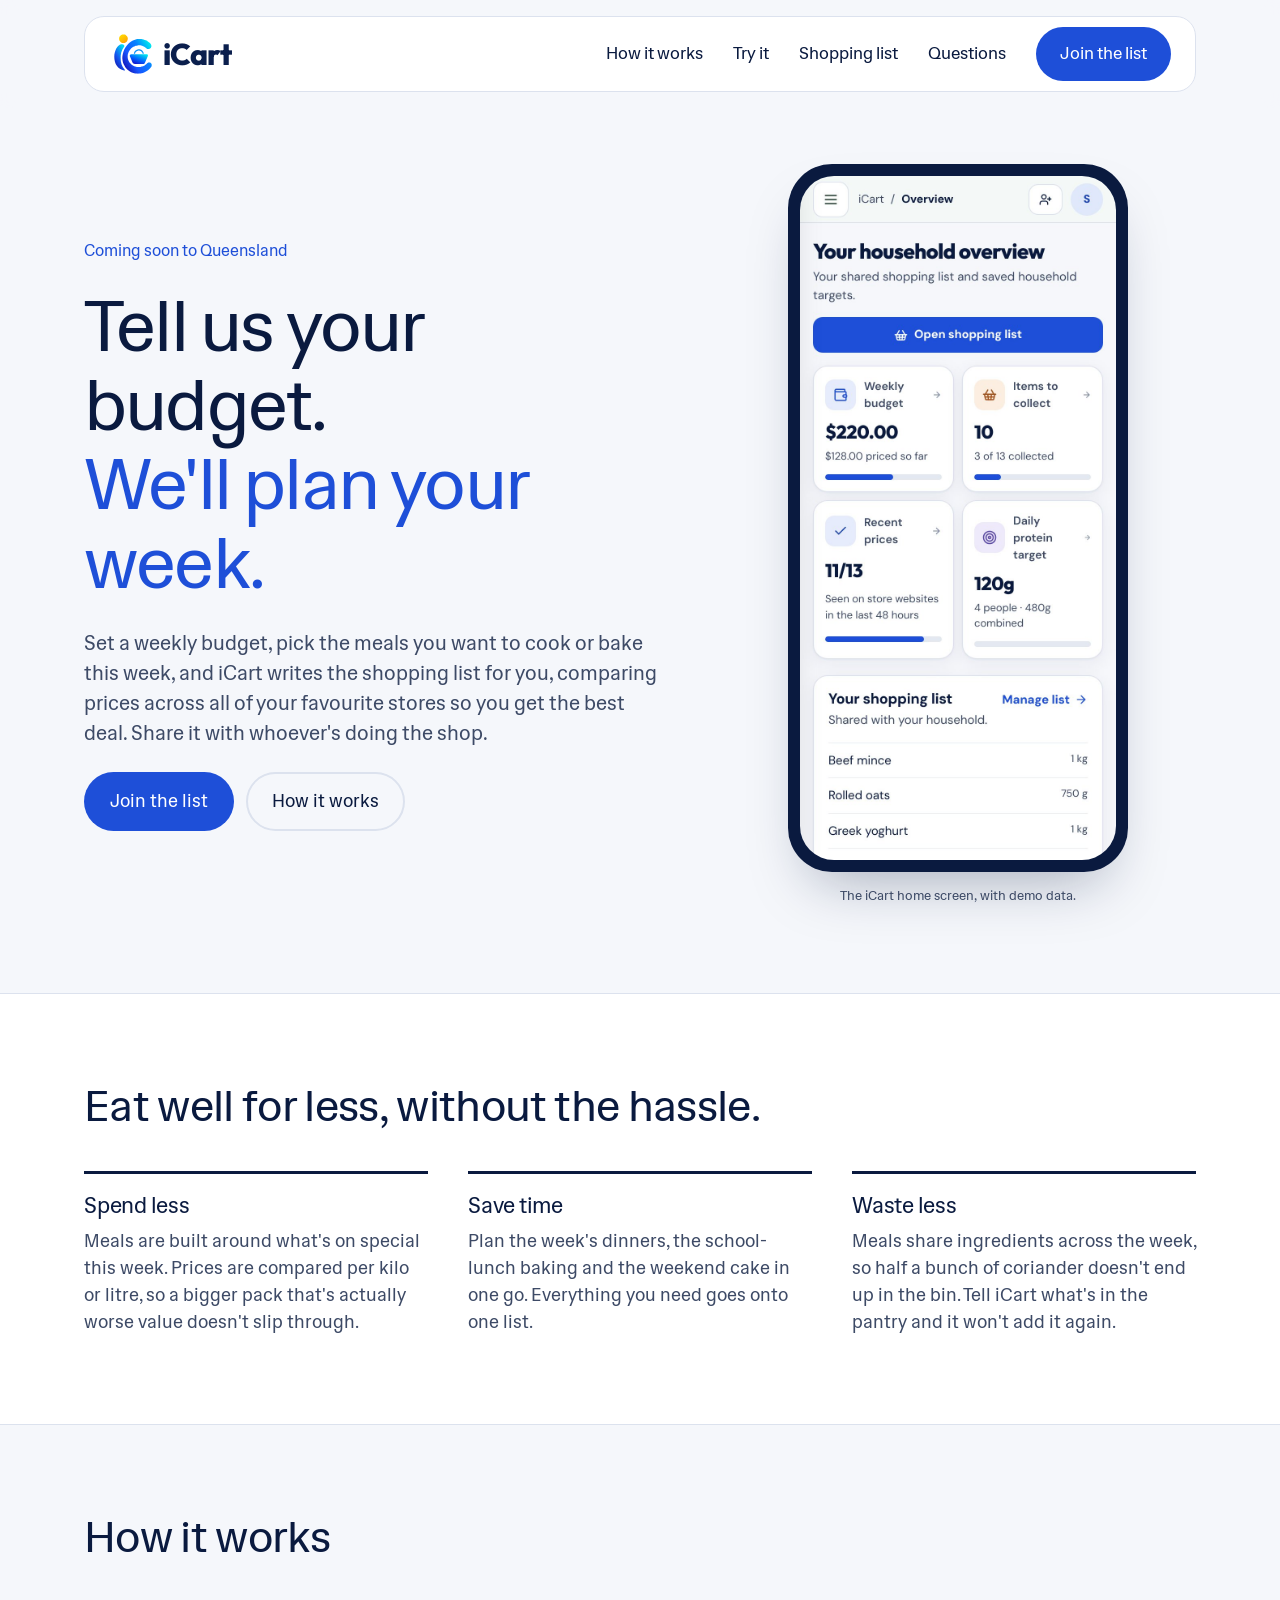
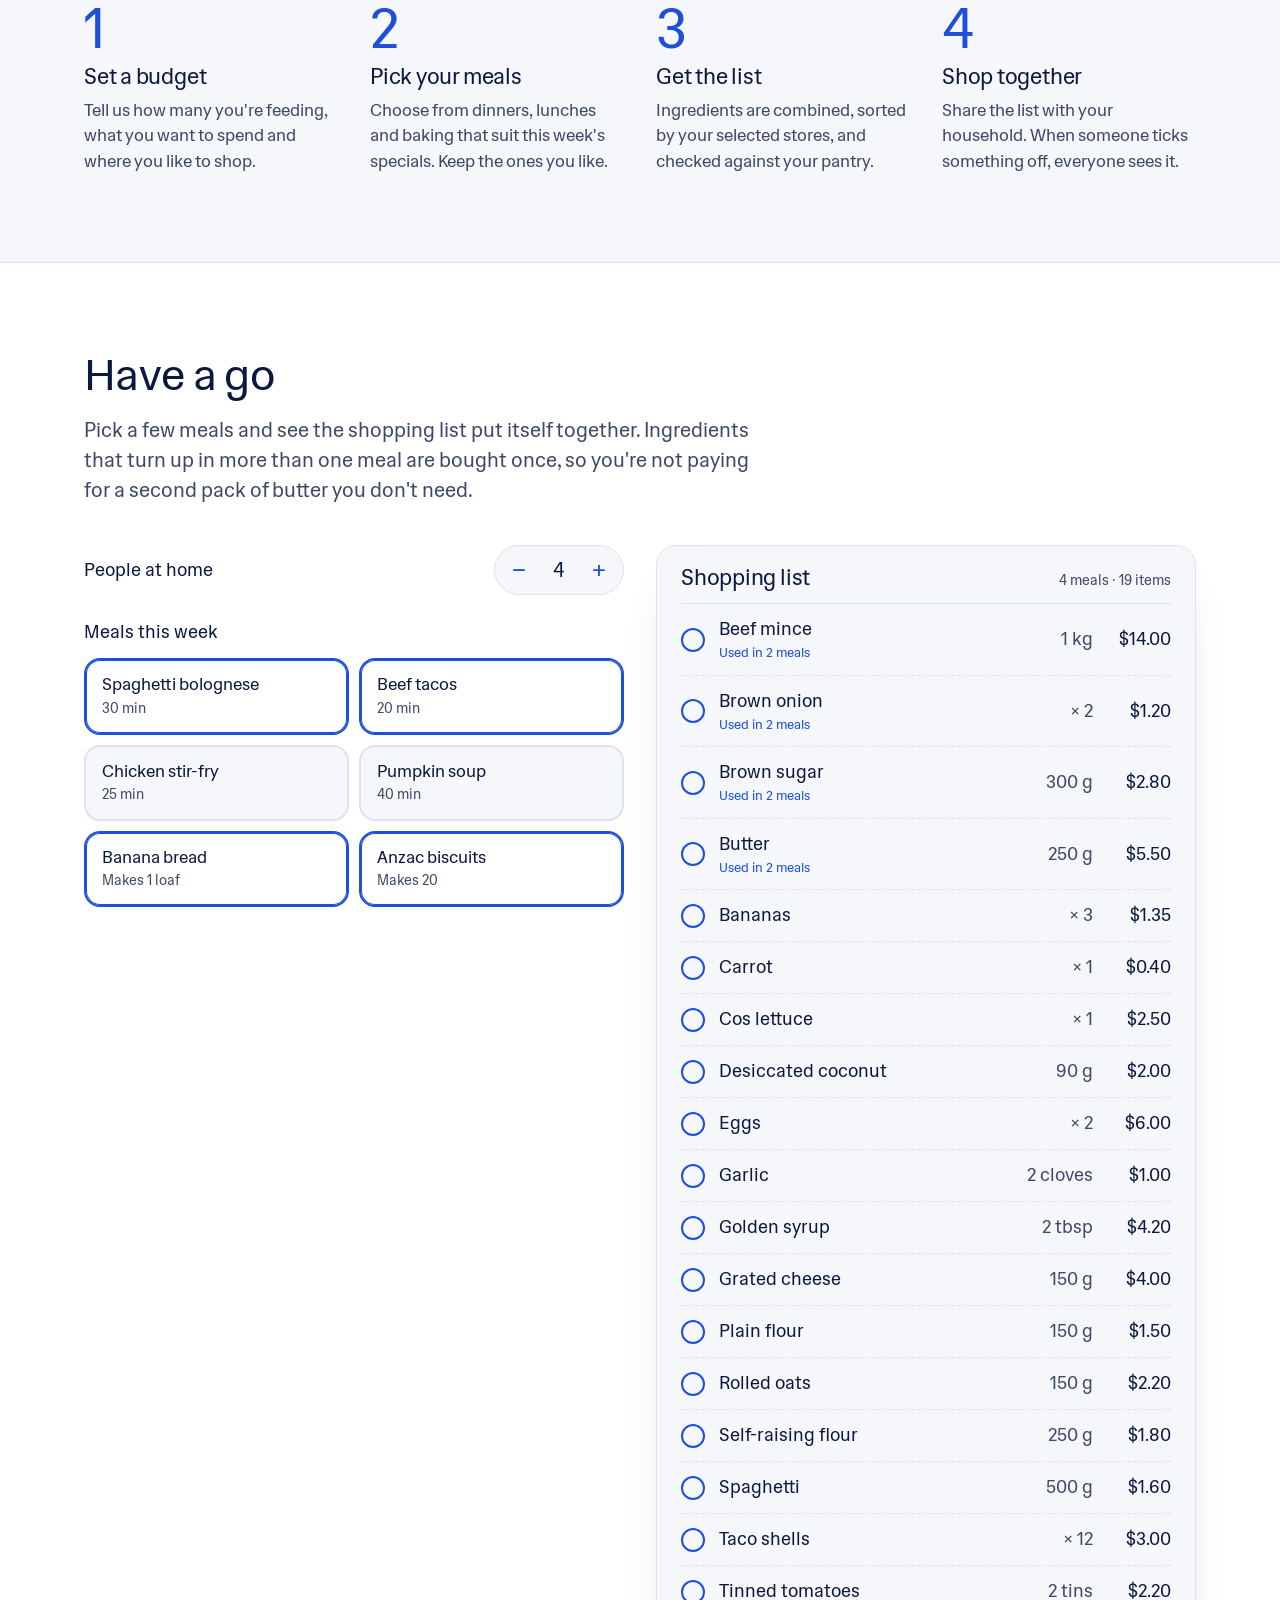
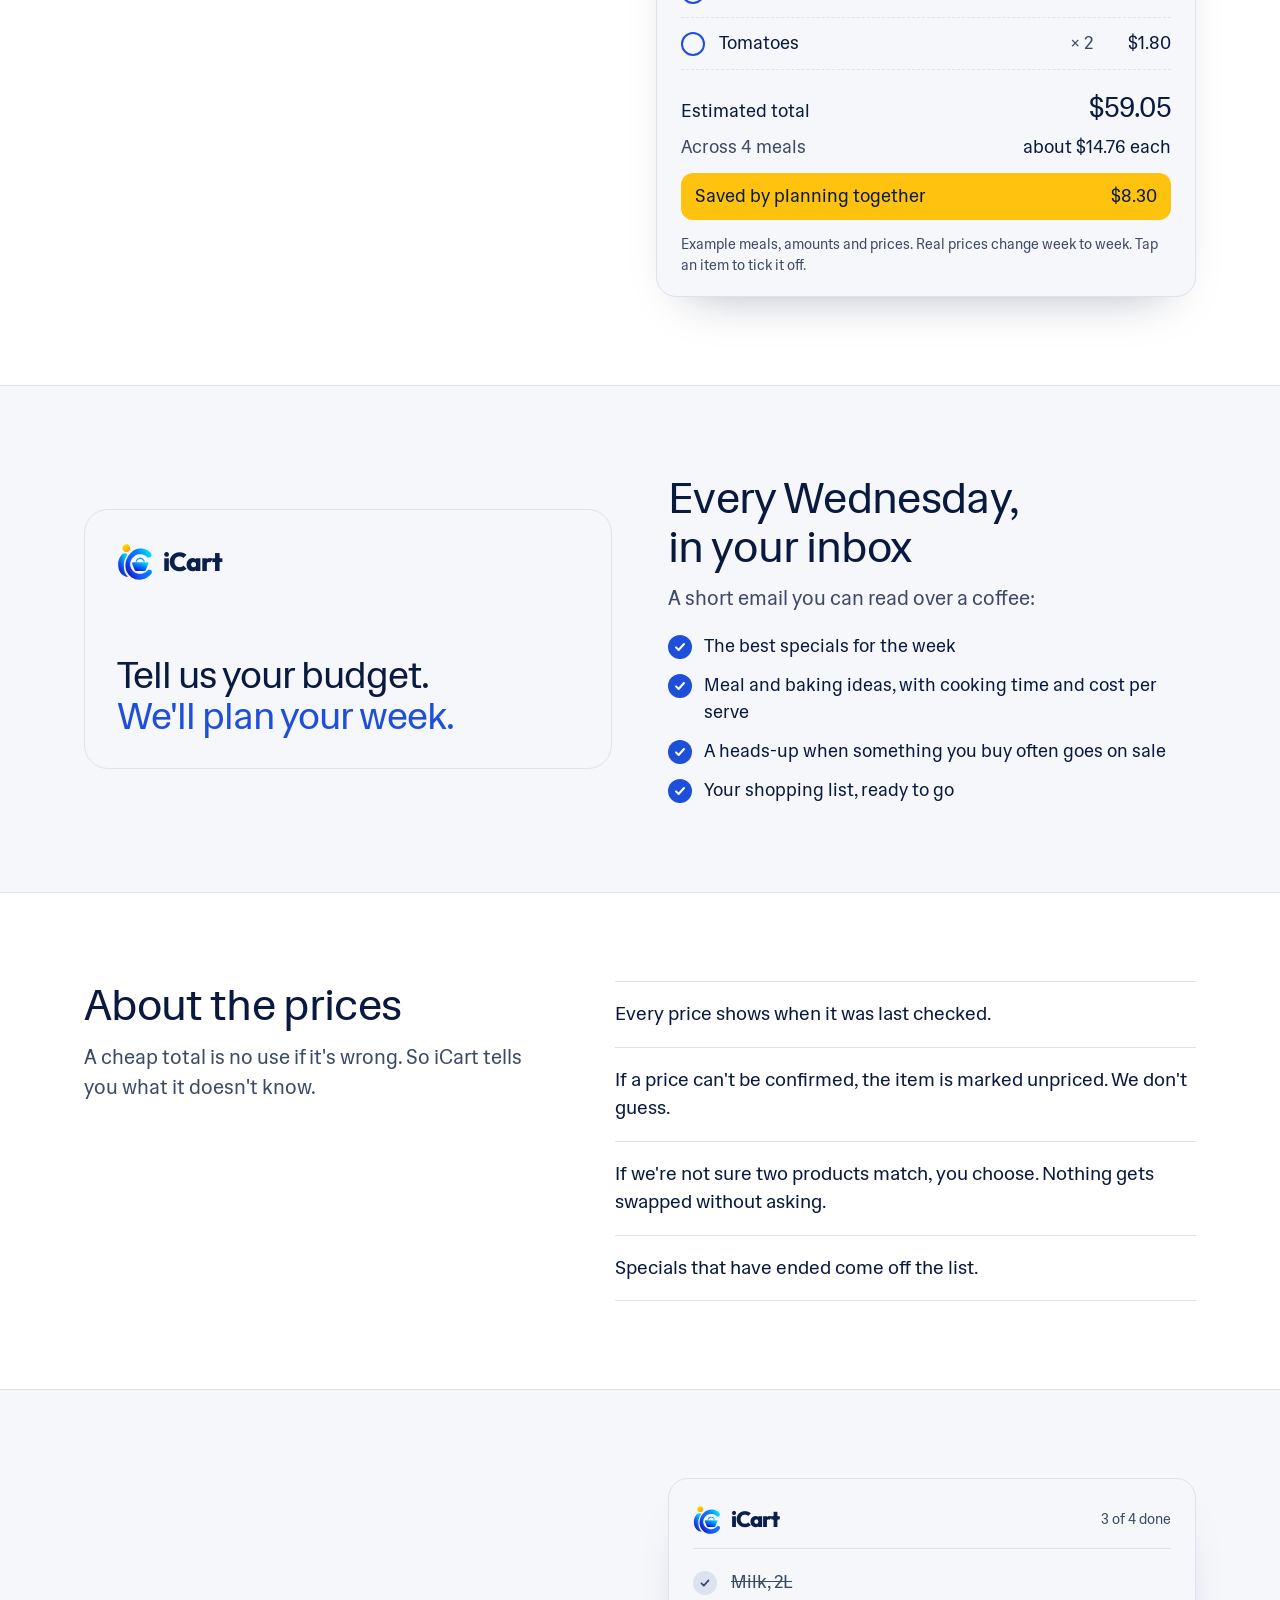
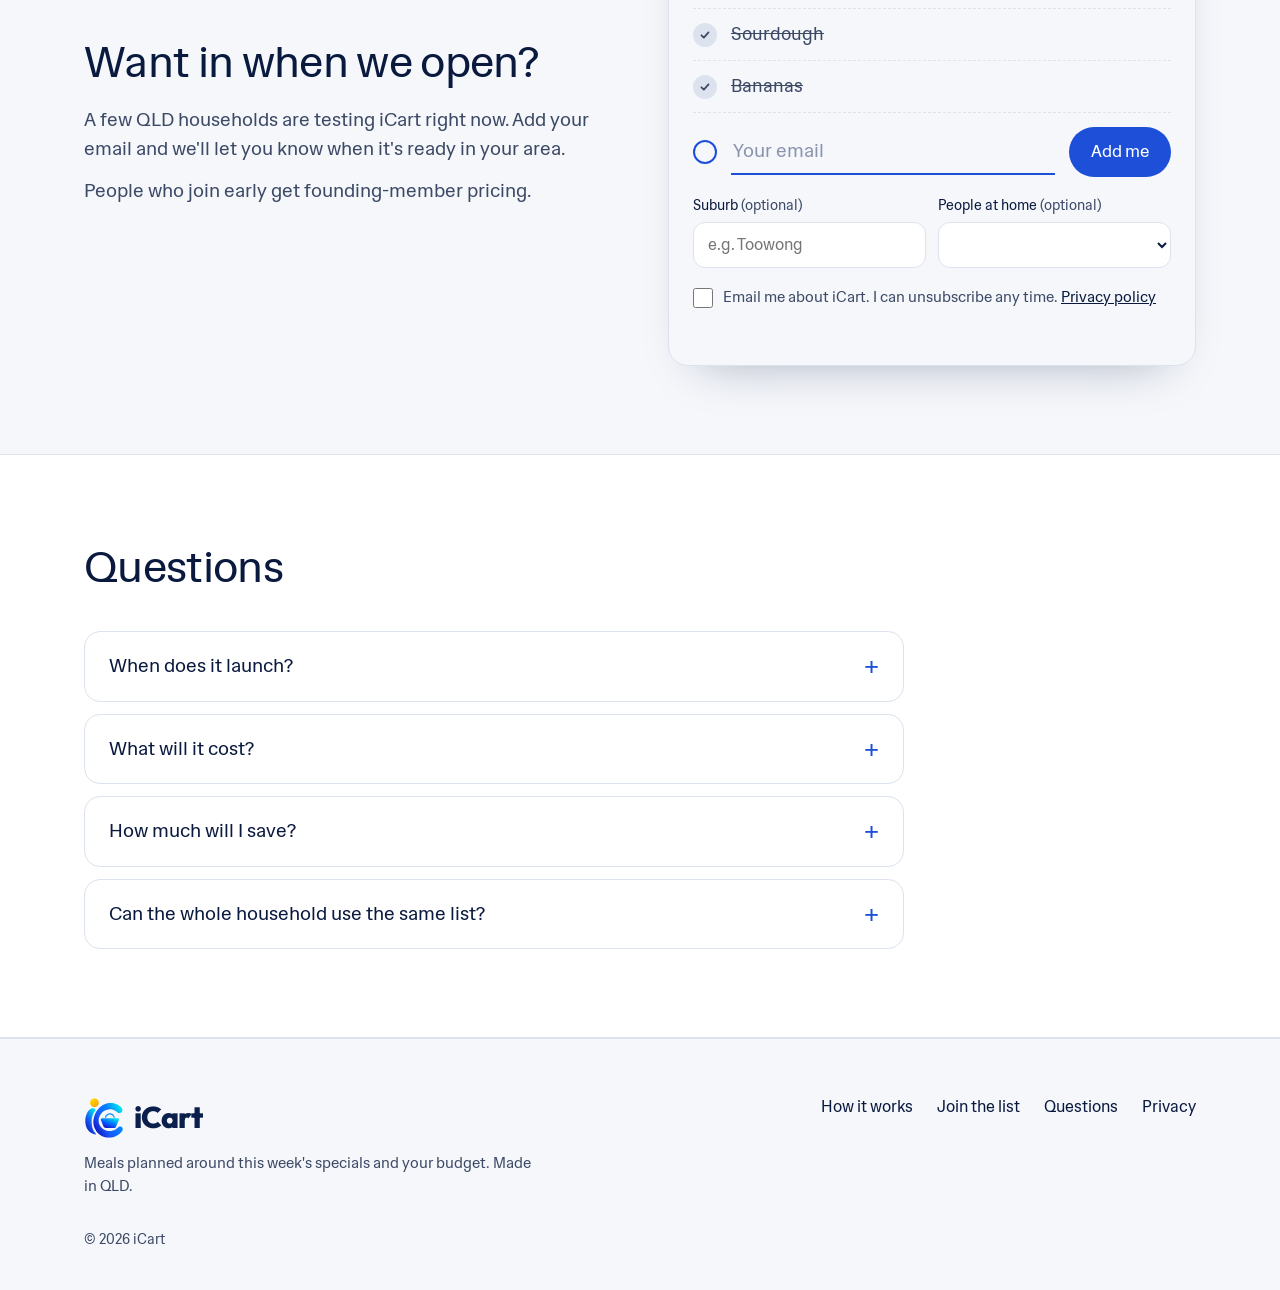
<file: index.html>
<!doctype html>
<html lang="en-AU">
<head>
<meta charset="utf-8">
<meta name="viewport" content="width=device-width, initial-scale=1">
<title>iCart: Tell us your budget. We'll plan your week.</title>
<meta name="description" content="Set a weekly budget, pick the meals you want to cook or bake, built around what's on special, and iCart writes the shopping list for you. Coming soon to Queensland.">
<meta name="theme-color" content="#1E4FD8">
<meta property="og:title" content="iCart: Tell us your budget. We'll plan your week.">
<meta property="og:description" content="Meals planned around this week's specials and your budget, with one shared shopping list. Coming soon to Queensland.">
<meta property="og:type" content="website">
<meta property="og:url" content="https://myicart.com.au/">
<meta property="og:site_name" content="iCart">
<meta property="og:locale" content="en_AU">
<meta property="og:image" content="https://myicart.com.au/assets/og-image.png">
<meta property="og:image:width" content="1200">
<meta property="og:image:height" content="630">
<meta property="og:image:alt" content="iCart: Tell us your budget. We'll plan your week. Shown beside the iCart home screen on a phone.">
<meta name="twitter:card" content="summary_large_image">
<link rel="canonical" href="https://myicart.com.au/">
<link rel="icon" href="assets/favicon.svg" type="image/svg+xml">
<link rel="apple-touch-icon" href="assets/apple-touch-icon.png">
<link rel="preconnect" href="https://fonts.googleapis.com">
<link rel="preconnect" href="https://fonts.gstatic.com" crossorigin>
<link rel="stylesheet" href="https://fonts.googleapis.com/css2?family=Hedvig+Letters+Sans&family=Outfit:wght@800&display=swap">
<link rel="stylesheet" href="styles.css">
</head>
<body>
<a class="skip-link" href="#main">Skip to content</a>


<header class="site-header">
  <div class="wrap">
    <nav class="nav" aria-label="Main">
      <a class="wordmark" href="#top" aria-label="iCart home">
        <img src="assets/logo-mark.svg" width="40" height="40" alt="">
        <span><b>i</b>Cart</span>
      </a>
      <button class="nav-toggle" type="button" aria-expanded="false" aria-controls="nav-links" aria-label="Open menu">
        <svg width="22" height="22" viewBox="0 0 24 24" aria-hidden="true"><path d="M4 7h16M4 12h16M4 17h16" stroke="currentColor" stroke-width="2.4" stroke-linecap="round"/></svg>
      </button>
      <div class="nav-links" id="nav-links">
        <a href="#how">How it works</a>
        <a href="#try">Try it</a>
        <a href="#list">Shopping list</a>
        <a href="#faq">Questions</a>
        <a class="btn btn-primary" href="#join">Join the list</a>
      </div>
    </nav>
  </div>
</header>

<main id="main">

  <!-- Hero -->
  <section class="hero" id="top">
    <div class="wrap hero-grid">
      <div class="hero-copy">
        <p class="kicker">Coming soon to Queensland</p>
        <h1>Tell us your budget.<br><span class="blue">We'll plan your week.</span></h1>
        <p class="lede">Set a weekly budget, pick the meals you want to cook or bake this week, and iCart writes the shopping list for you, comparing prices across all of your favourite stores so you get the best deal. Share it with whoever's doing the shop.</p>
        <div class="hero-actions">
          <a class="btn btn-primary" href="#join">Join the list</a>
          <a class="btn btn-ghost" href="#how">How it works</a>
        </div>
      </div>

      <div>
        <div class="phone">
          <img class="phone-shot" src="assets/app-home.jpg" width="390" height="844" alt="The iCart home screen on a phone: a $220 weekly budget with $128 priced so far, 10 items left to collect, and the household's shared shopping list">
        </div>
        <p class="phone-caption">The iCart home screen, with demo data.</p>
      </div>
    </div>
  </section>

  <!-- Promise -->
  <section class="section section-alt" aria-labelledby="promise-title">
    <div class="wrap">
      <h2 id="promise-title" class="section-title">Eat well for less, without the hassle.</h2>
      <div class="promise-grid">
        <div>
          <h3>Spend less</h3>
          <p>Meals are built around what's on special this week. Prices are compared per kilo or litre, so a bigger pack that's actually worse value doesn't slip through.</p>
        </div>
        <div>
          <h3>Save time</h3>
          <p>Plan the week's dinners, the school-lunch baking and the weekend cake in one go. Everything you need goes onto one list.</p>
        </div>
        <div>
          <h3>Waste less</h3>
          <p>Meals share ingredients across the week, so half a bunch of coriander doesn't end up in the bin. Tell iCart what's in the pantry and it won't add it again.</p>
        </div>
      </div>
    </div>
  </section>

  <!-- How it works -->
  <section class="section" id="how" aria-labelledby="how-title">
    <div class="wrap">
      <h2 id="how-title" class="section-title">How it works</h2>
      <ol class="steps">
        <li><h3>Set a budget</h3><p>Tell us how many you're feeding, what you want to spend and where you like to shop.</p></li>
        <li><h3>Pick your meals</h3><p>Choose from dinners, lunches and baking that suit this week's specials. Keep the ones you like.</p></li>
        <li><h3>Get the list</h3><p>Ingredients are combined, sorted by your selected stores, and checked against your pantry.</p></li>
        <li><h3>Shop together</h3><p>Share the list with your household. When someone ticks something off, everyone sees it.</p></li>
      </ol>
    </div>
  </section>

  <!-- Interactive demo -->
  <section class="section section-alt" id="try" aria-labelledby="try-title">
    <div class="wrap">
      <h2 id="try-title" class="section-title">Have a go</h2>
      <p class="lede try-lede">Pick a few meals and see the shopping list put itself together. Ingredients that turn up in more than one meal are bought once, so you're not paying for a second pack of butter you don't need.</p>
      <div class="demo">
        <div class="demo-pick">
          <div class="demo-people">
            <span id="people-label">People at home</span>
            <div class="stepper" role="group" aria-labelledby="people-label">
              <button type="button" id="people-minus" aria-label="Fewer people">−</button>
              <output id="people-count" aria-live="polite">4</output>
              <button type="button" id="people-plus" aria-label="More people">+</button>
            </div>
          </div>
          <fieldset class="meal-picks">
            <legend>Meals this week</legend>
            <div id="meal-options" class="meal-options"></div>
          </fieldset>
        </div>
        <div class="demo-list" aria-labelledby="demo-list-title">
          <div class="demo-list-head">
            <h3 id="demo-list-title">Shopping list</h3>
            <span id="demo-summary" class="paper-count" aria-live="polite"></span>
          </div>
          <ul id="demo-items" class="demo-items"></ul>
          <dl class="demo-totals" id="demo-totals">
            <div><dt>Estimated total</dt><dd id="demo-total"></dd></div>
            <div><dt id="demo-per-label">Per meal</dt><dd id="demo-per"></dd></div>
            <div class="demo-saving" id="demo-saving-row"><dt>Saved by planning together</dt><dd id="demo-saving"></dd></div>
          </dl>
          <p class="demo-note">Example meals, amounts and prices. Real prices change week to week. Tap an item to tick it off.</p>
        </div>
      </div>
    </div>
  </section>

  <!-- Wednesday email + shopping list -->
  <section class="section" id="list" aria-labelledby="list-title">
    <div class="wrap email-grid">
      <div class="email-card" aria-label="Preview of the Wednesday iCart email header">
        <span class="wordmark"><img src="assets/logo-mark.svg" width="40" height="40" alt=""><span><b>i</b>Cart</span></span>
        <h3>Tell us your budget.<br><span class="blue">We'll plan your week.</span></h3>
      </div>
      <div>
        <h2 id="list-title" class="section-title">Every Wednesday, in your inbox</h2>
        <p class="lede">A short email you can read over a coffee:</p>
        <ul class="check-list">
          <li>The best specials for the week</li>
          <li>Meal and baking ideas, with cooking time and cost per serve</li>
          <li>A heads-up when something you buy often goes on sale</li>
          <li>Your shopping list, ready to go</li>
        </ul>
      </div>
    </div>
  </section>

  <!-- Prices -->
  <section class="section section-alt" aria-labelledby="trust-title">
    <div class="wrap trust">
      <div>
        <h2 id="trust-title" class="section-title">About the prices</h2>
        <p class="lede">A cheap total is no use if it's wrong. So iCart tells you what it doesn't know.</p>
      </div>
      <ul class="trust-list">
        <li>Every price shows when it was last checked.</li>
        <li>If a price can't be confirmed, the item is marked unpriced. We don't guess.</li>
        <li>If we're not sure two products match, you choose. Nothing gets swapped without asking.</li>
        <li>Specials that have ended come off the list.</li>
      </ul>
    </div>
  </section>

  <!-- Join -->
  <section class="section" id="join" aria-labelledby="join-title">
    <div class="wrap join">
      <div class="join-copy">
        <h2 id="join-title" class="section-title">Want in when we open?</h2>
        <p>A few QLD households are testing iCart right now. Add your email and we'll let you know when it's ready in your area.</p>
        <p>People who join early get founding-member pricing.</p>
      </div>

      <form class="paper" id="signup-form" novalidate>
        <div class="paper-head">
          <span class="wordmark"><img src="assets/logo-mark.svg" width="40" height="40" alt=""><span><b>i</b>Cart</span></span>
          <span class="paper-count">3 of 4 done</span>
        </div>
        <ul class="paper-items" aria-hidden="true">
          <li class="done">Milk, 2L</li>
          <li class="done">Sourdough</li>
          <li class="done">Bananas</li>
        </ul>
        <div class="paper-add">
          <span class="tick" aria-hidden="true"></span>
          <label class="sr-only" for="signup-email">Email</label>
          <input id="signup-email" type="email" name="email" autocomplete="email" required placeholder="Your email">
          <button class="btn btn-primary" type="submit">Add me</button>
        </div>
        <div class="paper-extra">
          <label for="signup-suburb">Suburb <span>(optional)</span>
            <input id="signup-suburb" type="text" name="suburb" autocomplete="address-level2" placeholder="e.g. Toowong">
          </label>
          <label for="signup-household">People at home <span>(optional)</span>
            <select id="signup-household" name="household">
              <option value=""></option>
              <option>1</option>
              <option>2</option>
              <option>3–4</option>
              <option>5+</option>
            </select>
          </label>
        </div>
        <input class="hp" type="text" name="_gotcha" tabindex="-1" autocomplete="off" aria-hidden="true">
        <input type="hidden" name="_subject" value="New iCart early-access sign-up">
        <label class="consent" for="signup-consent">
          <input id="signup-consent" type="checkbox" name="consent" required>
          <span>Email me about iCart. I can unsubscribe any time. <a href="privacy.html">Privacy policy</a></span>
        </label>
        <p class="form-status" role="status" aria-live="polite"></p>
      </form>
    </div>
  </section>

  <!-- FAQ -->
  <section class="section section-alt" id="faq" aria-labelledby="faq-title">
    <div class="wrap">
      <h2 id="faq-title" class="section-title">Questions</h2>
      <div class="faq">
        <details>
          <summary>When does it launch?</summary>
          <p>We're testing it with a few QLD households now. Everyone on the list hears from us before it opens.</p>
        </details>
        <details>
          <summary>What will it cost?</summary>
          <p>The Wednesday email is free. A paid plan with more options will come later. We haven't set the price yet, and people on the list will hear about it first.</p>
        </details>
        <details>
          <summary>How much will I save?</summary>
          <p>It depends on what you buy and when, so we won't put a number on it. When iCart shows a saving, it's based on a real price comparison.</p>
        </details>
        <details>
          <summary>Can the whole household use the same list?</summary>
          <p>Yes. Everyone shares one list and sees changes as they happen.</p>
        </details>
      </div>
    </div>
  </section>

</main>

<footer class="site-footer">
  <div class="wrap">
    <div class="footer-grid">
      <div>
        <a class="wordmark" href="#top" aria-label="iCart home"><img src="assets/logo-mark.svg" width="40" height="40" alt=""><span><b>i</b>Cart</span></a>
        <p>Meals planned around this week's specials and your budget. Made in QLD.</p>
      </div>
      <nav class="footer-links" aria-label="Footer">
        <a href="#how">How it works</a>
        <a href="#join">Join the list</a>
        <a href="#faq">Questions</a>
        <a href="privacy.html">Privacy</a>
      </nav>
    </div>
    <p class="legal">© <span id="year">2026</span> iCart</p>
  </div>
</footer>

<script src="main.js"></script>
</body>
</html>
</file>
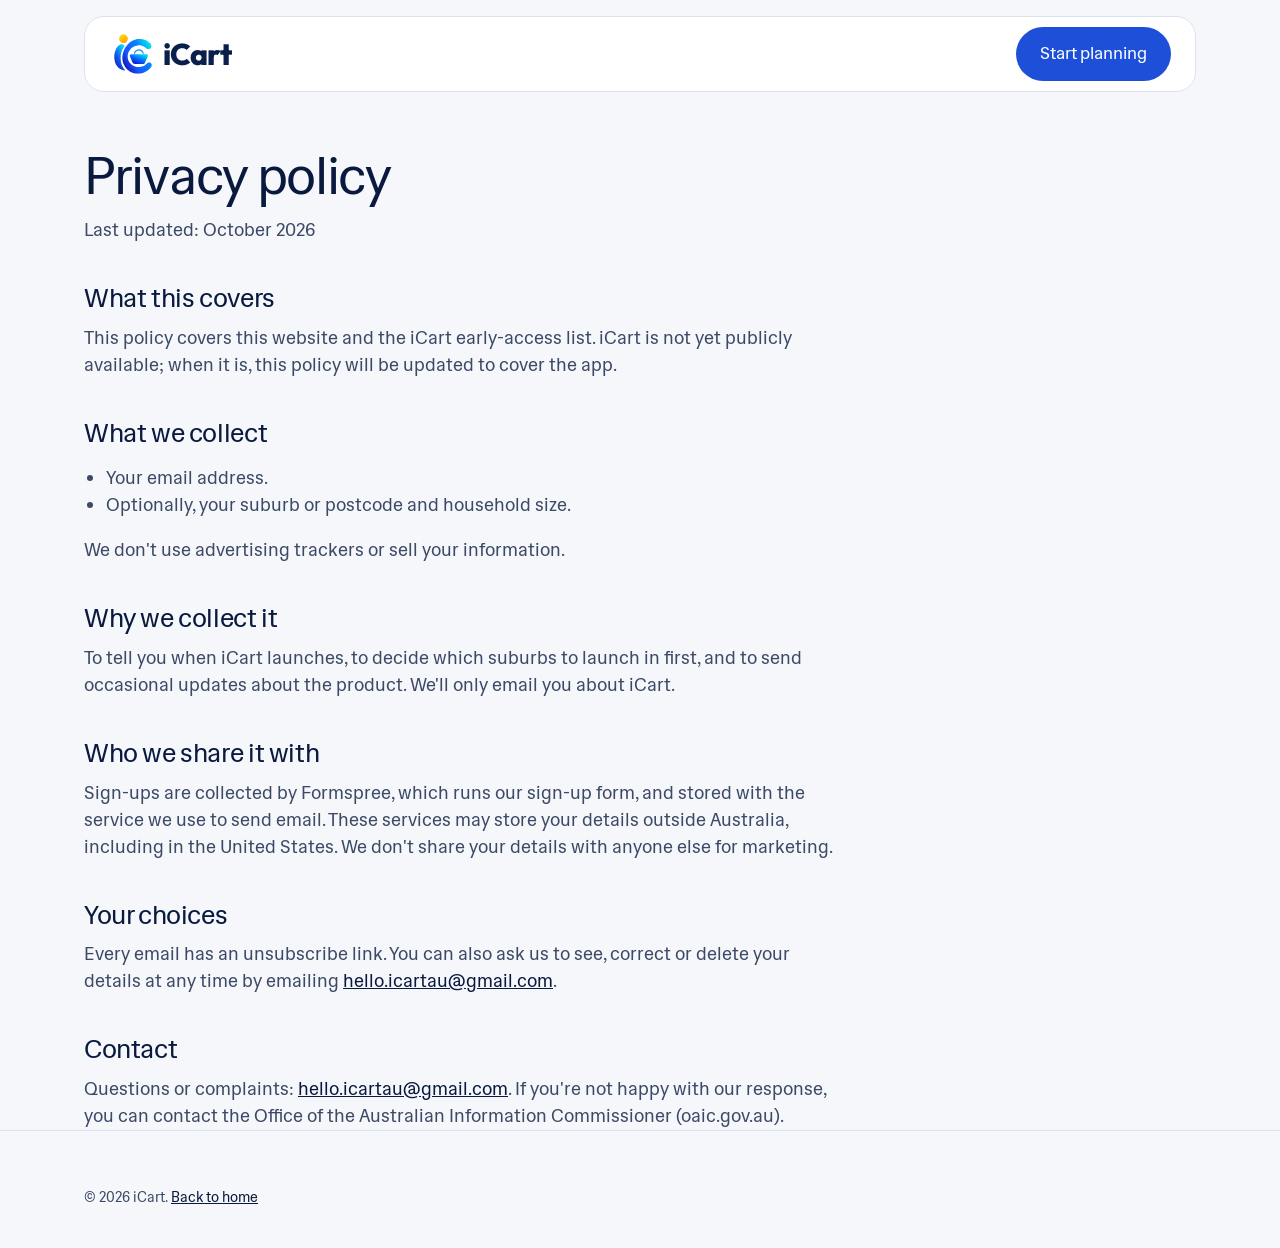
<file: privacy.html>
<!doctype html>
<html lang="en-AU">
<head>
<meta charset="utf-8">
<meta name="viewport" content="width=device-width, initial-scale=1">
<title>iCart privacy policy</title>
<meta name="description" content="How iCart handles the details you give us when you join the early-access list.">
<meta name="theme-color" content="#1E4FD8">
<link rel="icon" href="assets/favicon.svg" type="image/svg+xml">
<link rel="apple-touch-icon" href="assets/apple-touch-icon.png">
<link rel="preconnect" href="https://fonts.googleapis.com">
<link rel="preconnect" href="https://fonts.gstatic.com" crossorigin>
<link rel="stylesheet" href="https://fonts.googleapis.com/css2?family=Hedvig+Letters+Sans&family=Outfit:wght@800&display=swap">
<link rel="stylesheet" href="styles.css">
</head>
<body>
<header class="site-header">
  <div class="wrap">
    <nav class="nav" aria-label="Main">
      <a class="wordmark" href="index.html" aria-label="iCart home">
        <img src="assets/logo-mark.svg" width="40" height="40" alt="">
        <span><b>i</b>Cart</span>
      </a>
      <a class="btn btn-primary" href="index.html#join" style="min-height:48px;padding:12px 22px;font-size:17px">Start planning</a>
    </nav>
  </div>
</header>

<main class="wrap">
  <article class="prose">
    <h1>Privacy policy</h1>
    <p>Last updated: October 2026</p>

    <h2>What this covers</h2>
    <p>This policy covers this website and the iCart early-access list. iCart is not yet publicly available; when it is, this policy will be updated to cover the app.</p>

    <h2>What we collect</h2>
    <ul>
      <li>Your email address.</li>
      <li>Optionally, your suburb or postcode and household size.</li>
    </ul>
    <p>We don't use advertising trackers or sell your information.</p>

    <h2>Why we collect it</h2>
    <p>To tell you when iCart launches, to decide which suburbs to launch in first, and to send occasional updates about the product. We'll only email you about iCart.</p>

    <h2>Who we share it with</h2>
    <p>Sign-ups are collected by Formspree, which runs our sign-up form, and stored with the service we use to send email. These services may store your details outside Australia, including in the United States. We don't share your details with anyone else for marketing.</p>

    <h2>Your choices</h2>
    <p>Every email has an unsubscribe link. You can also ask us to see, correct or delete your details at any time by emailing <a href="mailto:hello.icartau@gmail.com">hello.icartau@gmail.com</a>.</p>

    <h2>Contact</h2>
    <p>Questions or complaints: <a href="mailto:hello.icartau@gmail.com">hello.icartau@gmail.com</a>. If you're not happy with our response, you can contact the Office of the Australian Information Commissioner (oaic.gov.au).</p>
  </article>
</main>

<footer class="site-footer">
  <div class="wrap">
    <p class="legal" style="margin-top:0">© 2026 iCart. <a href="index.html">Back to home</a></p>
  </div>
</footer>
</body>
</html>
</file>
<file: styles.css>
/* iCart marketing site
   Values come from the "Calmer · In use" design reference:
   brand blue for identity, gold only on deals, calm off-white canvas. */

:root {
  --brand: #1E4FD8;
  --brand-dark: #1C3F94;
  --accent: #FFC20E;
  --ink: #0A1A3F;
  --muted: #3D4A66;
  --canvas: #F5F7FB;
  --card: #FFFFFF;
  --line: #DCE2EE;
  --radius: 20px;
  --radius-lg: 24px;
  --icon-radius: 42px;
  --max: 1160px;
  --font: 'Hedvig Letters Sans', system-ui, -apple-system, 'Segoe UI', sans-serif;
  /* The wordmark keeps the logo's face; Hedvig only comes in one weight. */
  --font-brand: 'Outfit', system-ui, sans-serif;
}

*, *::before, *::after { box-sizing: border-box; }
[hidden] { display: none !important; }

html { scroll-behavior: smooth; -webkit-text-size-adjust: 100%; }

body {
  margin: 0;
  background: var(--canvas);
  color: var(--ink);
  font-family: var(--font);
  font-synthesis: none; /* never fake a bold Hedvig */
  font-weight: 500;
  font-size: 18px;
  line-height: 1.5;
}

img, svg { display: block; max-width: 100%; }

a { color: var(--ink); }
a:hover { color: var(--brand); }

:focus-visible { outline: 3px solid var(--brand); outline-offset: 3px; border-radius: 6px; }

.skip-link {
  position: absolute; left: 16px; top: -60px;
  background: var(--brand); color: #fff; padding: 10px 16px; border-radius: 999px;
  font-weight: 700; text-decoration: none; z-index: 100;
}
.skip-link:focus { top: 12px; color: #fff; }

.wrap { width: 100%; max-width: var(--max); margin: 0 auto; padding: 0 24px; }

h1, h2, h3 { margin: 0; line-height: 1.1; letter-spacing: -0.015em; font-weight: 400; }
h1 { font-size: clamp(42px, 6.4vw, 72px); letter-spacing: -0.025em; }
h2 { font-size: clamp(30px, 4vw, 44px); }
h3 { font-size: 22px; font-weight: 700; letter-spacing: -0.01em; }
p { margin: 0; }

.blue { color: var(--brand); }
.lede { font-size: 20px; color: var(--muted); max-width: 34em; }

.kicker { font-size: 16px; font-weight: 700; color: var(--brand); }

.sr-only { position: absolute; width: 1px; height: 1px; padding: 0; margin: -1px; overflow: hidden; clip: rect(0 0 0 0); white-space: nowrap; border: 0; }

/* ---------- Buttons ---------- */
.btn {
  display: inline-flex; align-items: center; justify-content: center; gap: 8px;
  min-height: 52px; padding: 14px 24px; border-radius: 999px;
  font: inherit; font-weight: 700; font-size: 18px; text-decoration: none;
  border: 2px solid transparent; cursor: pointer; transition: background .15s, color .15s, border-color .15s;
}
.btn-primary { background: var(--brand); color: #fff; }
.btn-primary:hover { background: var(--brand-dark); color: #fff; }
.btn-ghost { background: transparent; color: var(--ink); border-color: var(--line); }
.btn-ghost:hover { border-color: var(--brand); color: var(--brand); }

/* ---------- Header ---------- */
.site-header { position: sticky; top: 0; z-index: 50; padding: 16px 0; background: rgba(245, 247, 251, .9); backdrop-filter: blur(8px); }
.nav {
  height: 76px; padding: 0 24px 0 28px; background: var(--card);
  border: 1px solid var(--line); border-radius: var(--radius);
  display: flex; align-items: center; justify-content: space-between; gap: 16px;
}
.wordmark { display: flex; align-items: center; gap: 10px; text-decoration: none; color: #0B1F4D; }
.wordmark svg, .wordmark img { width: 40px; height: 40px; }
.wordmark span { font-family: var(--font-brand); font-size: 30px; font-weight: 800; letter-spacing: -1px; }
/* The logo's "i" is navy like the rest of the wordmark; the symbol carries the colour. */
.wordmark span b { color: inherit; font-weight: 800; }
.nav-links { display: flex; align-items: center; gap: 30px; font-size: 17px; font-weight: 600; }
.nav-links a { text-decoration: none; }
.nav-links .btn { min-height: 48px; padding: 12px 22px; font-size: 17px; }
.nav-toggle { display: none; }

/* ---------- Hero ---------- */
.hero { padding: 56px 0 88px; }
.hero-grid { display: grid; grid-template-columns: 1.1fr .9fr; align-items: center; gap: 56px; }
.hero-copy { display: flex; flex-direction: column; gap: 24px; }
.hero-actions { display: flex; flex-wrap: wrap; gap: 12px; }

/* Phone mockup */
.phone {
  justify-self: center; width: 100%; max-width: 340px; margin: 0 auto;
  background: var(--ink); border-radius: 44px; padding: 12px;
  box-shadow: 0 30px 60px -24px rgba(10, 26, 63, .35);
}
.phone-shot { display: block; width: 100%; height: auto; border-radius: 34px; }
.phone-caption { text-align: center; font-size: 13px; color: var(--muted); margin-top: 14px; }

/* ---------- Sections ---------- */
section { scroll-margin-top: 120px; }
.section { padding: 88px 0; }
.section-title { margin-bottom: 40px; max-width: 18em; text-wrap: balance; }
.section-alt { background: var(--card); border-top: 1px solid var(--line); border-bottom: 1px solid var(--line); }

/* Promise: three plain columns divided by rules */
.promise-grid { display: grid; grid-template-columns: repeat(3, 1fr); gap: 40px; }
.promise-grid > div { border-top: 3px solid var(--ink); padding-top: 20px; display: flex; flex-direction: column; gap: 10px; }
.promise-grid p { color: var(--muted); }

/* Steps: a real sequence, so the numbers stay */
.steps { list-style: none; margin: 0; padding: 0; display: grid; grid-template-columns: repeat(4, 1fr); gap: 32px; counter-reset: step; }
.steps li { counter-increment: step; display: flex; flex-direction: column; gap: 8px; }
.steps li::before { content: counter(step); font-size: 56px; font-weight: 800; line-height: 1; color: var(--brand); letter-spacing: -1px; }
.steps p { color: var(--muted); font-size: 17px; }

/* Interactive demo */
.try-lede { margin: -24px 0 40px; }
.demo { display: grid; grid-template-columns: 1fr 1fr; gap: 32px; align-items: start; }
.demo-pick { display: flex; flex-direction: column; gap: 24px; min-width: 0; }
.demo-people { display: flex; align-items: center; justify-content: space-between; gap: 16px; font-weight: 700; }
.stepper { display: inline-flex; align-items: center; border: 1px solid var(--line); border-radius: 999px; background: var(--canvas); }
.stepper button {
  width: 48px; height: 48px; border: 0; background: transparent; color: var(--brand);
  font: inherit; font-size: 24px; font-weight: 700; cursor: pointer; border-radius: 999px;
}
.stepper button:hover:not(:disabled) { background: var(--line); }
.stepper button:disabled { color: var(--line); cursor: default; }
.stepper output { min-width: 32px; text-align: center; font-size: 20px; font-weight: 800; font-variant-numeric: tabular-nums; }
.meal-picks { border: 0; margin: 0; padding: 0; min-width: 0; }
.meal-picks legend { font-weight: 700; padding: 0; margin-bottom: 12px; }
.meal-options { display: grid; grid-template-columns: 1fr 1fr; gap: 10px; }
.meal-option { position: relative; }
.meal-option input { position: absolute; opacity: 0; inset: 0; margin: 0; cursor: pointer; }
.meal-option span {
  display: flex; flex-direction: column; gap: 2px; height: 100%;
  padding: 14px 16px; border: 2px solid var(--line); border-radius: 16px; background: var(--canvas);
  transition: border-color .15s, background .15s;
}
.meal-option b { font-weight: 700; font-size: 17px; line-height: 1.25; }
.meal-option small { font-size: 14px; color: var(--muted); }
.meal-option input:checked + span { border-color: var(--brand); background: var(--card); box-shadow: inset 0 0 0 1px var(--brand); }
.meal-option input:focus-visible + span { outline: 3px solid var(--brand); outline-offset: 2px; }
.meal-option input:hover:not(:checked) + span { border-color: #B9C3D8; }
.demo-list {
  background: var(--canvas); border: 1px solid var(--line); border-radius: var(--radius);
  padding: 20px 24px; min-width: 0; box-shadow: 0 24px 48px -32px rgba(10, 26, 63, .4);
}
.demo-list-head { display: flex; justify-content: space-between; align-items: baseline; gap: 12px; padding-bottom: 12px; border-bottom: 1px solid var(--line); }
.demo-items { list-style: none; margin: 0; padding: 0; }
.demo-items li { border-bottom: 1px dashed var(--line); }
.demo-items label { display: flex; align-items: center; gap: 14px; padding: 12px 0; cursor: pointer; }
.demo-items input { appearance: none; -webkit-appearance: none; flex: none; width: 24px; height: 24px; margin: 0; border: 2px solid var(--brand); border-radius: 999px; cursor: pointer; display: grid; place-items: center; }
.demo-items input:checked { background: var(--line) url("data:image/svg+xml,%3Csvg xmlns='http://www.w3.org/2000/svg' viewBox='0 0 24 24'%3E%3Cpath d='M6 12.5l4 4 8-9' fill='none' stroke='%233D4A66' stroke-width='3' stroke-linecap='round' stroke-linejoin='round'/%3E%3C/svg%3E") center/14px no-repeat; border-color: var(--line); }
.demo-items .name { flex: 1; min-width: 0; font-weight: 600; }
.demo-items .qty { color: var(--muted); font-variant-numeric: tabular-nums; white-space: nowrap; }
.demo-items .shared { display: block; font-size: 13px; font-weight: 600; color: var(--brand); }
.demo-items input:checked ~ .name, .demo-items input:checked ~ .qty { color: var(--muted); text-decoration: line-through; }
.demo-items .empty { padding: 24px 0; color: var(--muted); }
.demo-items li.new { animation: pop .35s ease-out; }
@keyframes pop { from { background: rgba(30, 79, 216, .1); } to { background: transparent; } }
.demo-items .price { min-width: 64px; text-align: right; font-weight: 700; font-variant-numeric: tabular-nums; }
.demo-items input:checked ~ .price { color: var(--muted); }
.demo-totals { margin: 16px 0 0; display: flex; flex-direction: column; gap: 6px; }
.demo-totals div { display: flex; justify-content: space-between; align-items: baseline; gap: 12px; }
.demo-totals dt { color: var(--muted); }
.demo-totals dd { margin: 0; font-weight: 700; font-variant-numeric: tabular-nums; }
.demo-totals div:first-child dt { color: var(--ink); font-weight: 700; }
.demo-totals div:first-child dd { font-size: 28px; font-weight: 800; letter-spacing: -0.5px; }
.demo-saving { background: var(--accent); color: var(--ink); border-radius: 12px; padding: 10px 14px; margin-top: 6px; }
.demo-saving dt { color: var(--ink) !important; font-weight: 700; }
.demo-note { font-size: 14px; color: var(--muted); margin-top: 14px; }

/* Email */
.email-grid { display: grid; grid-template-columns: 1fr 1fr; gap: 56px; align-items: center; }
.email-grid .section-title { margin-bottom: 12px; }
.email-card {
  min-height: 260px; padding: 32px; border-radius: var(--radius-lg); background: var(--canvas); border: 1px solid var(--line);
  display: flex; flex-direction: column; justify-content: space-between; gap: 32px;
}
.email-card .wordmark svg, .email-card .wordmark img { width: 36px; height: 36px; }
.email-card .wordmark span { font-size: 26px; }
.email-card h3 { font-size: clamp(30px, 3.4vw, 38px); font-weight: 800; letter-spacing: -1px; line-height: 1.08; }
.check-list { list-style: none; padding: 0; margin: 20px 0 0; display: flex; flex-direction: column; gap: 12px; }
.check-list li { display: flex; gap: 12px; align-items: flex-start; }
.check-list li::before { content: ''; flex: none; width: 24px; height: 24px; margin-top: 2px; border-radius: 999px; background: var(--brand) url("data:image/svg+xml,%3Csvg xmlns='http://www.w3.org/2000/svg' viewBox='0 0 24 24'%3E%3Cpath d='M6 12.5l4 4 8-9' fill='none' stroke='%23fff' stroke-width='3' stroke-linecap='round' stroke-linejoin='round'/%3E%3C/svg%3E") center/16px no-repeat; }

/* Prices */
.trust { display: grid; grid-template-columns: .9fr 1.1fr; gap: 56px; align-items: start; }
.trust .section-title { margin-bottom: 12px; }
.trust-list { list-style: none; margin: 0; padding: 0; }
.trust-list li { padding: 18px 0; border-bottom: 1px solid var(--line); font-size: 19px; }
.trust-list li:first-child { border-top: 1px solid var(--line); }

/* Join: the sign-up is the next item on a shopping list */
.join { display: grid; grid-template-columns: 1fr 1fr; gap: 56px; align-items: center; }
.join-copy { display: flex; flex-direction: column; gap: 14px; }
.join-copy .section-title { margin-bottom: 6px; }
.join-copy p { color: var(--muted); font-size: 19px; max-width: 30em; }
.paper {
  background: var(--canvas); border: 1px solid var(--line); border-radius: var(--radius);
  padding: 24px; display: flex; flex-direction: column; gap: 4px;
  box-shadow: 0 24px 48px -32px rgba(10, 26, 63, .4);
}
.paper-head { display: flex; justify-content: space-between; align-items: center; padding-bottom: 12px; border-bottom: 1px solid var(--line); margin-bottom: 4px; }
.paper-head .wordmark svg, .paper-head .wordmark img { width: 28px; height: 28px; }
.paper-head .wordmark span { font-size: 22px; }
.paper-count { font-size: 14px; font-weight: 600; color: var(--muted); }
.paper-items { list-style: none; margin: 0; padding: 0; }
.paper-items li { display: flex; align-items: center; gap: 14px; padding: 12px 0; border-bottom: 1px dashed var(--line); color: var(--muted); text-decoration: line-through; }
.tick, .paper-items li::before { content: ''; flex: none; width: 24px; height: 24px; border-radius: 999px; border: 2px solid var(--line); box-sizing: border-box; }
.paper-items li::before { background: var(--line) url("data:image/svg+xml,%3Csvg xmlns='http://www.w3.org/2000/svg' viewBox='0 0 24 24'%3E%3Cpath d='M6 12.5l4 4 8-9' fill='none' stroke='%233D4A66' stroke-width='3' stroke-linecap='round' stroke-linejoin='round'/%3E%3C/svg%3E") center/14px no-repeat; }
.paper-add { display: flex; align-items: center; gap: 14px; padding: 10px 0 14px; }
.tick { border-color: var(--brand); }
.paper-add input {
  flex: 1; min-width: 0; font: inherit; font-size: 19px; font-weight: 600; color: var(--ink);
  border: 0; border-bottom: 2px solid var(--brand); background: transparent; padding: 8px 2px; border-radius: 0;
}
.paper-add input::placeholder { color: #8A94AD; font-weight: 500; }
.paper-add input:focus { outline: none; border-bottom-color: var(--ink); }
.paper-add .btn { min-height: 46px; padding: 10px 20px; font-size: 17px; flex: none; }
.paper-extra { display: grid; grid-template-columns: 1fr 1fr; gap: 12px; }
.paper-extra label { font-size: 14px; font-weight: 700; display: block; min-width: 0; }
.paper-extra label span { font-weight: 500; color: var(--muted); }
.paper-extra input, .paper-extra select {
  font: inherit; font-size: 16px; min-height: 46px; padding: 10px 14px; color: var(--ink);
  border: 1px solid var(--line); border-radius: 12px; background: var(--card); width: 100%; display: block; margin-top: 6px;
}
.paper-extra input:focus, .paper-extra select:focus { outline: 3px solid rgba(30, 79, 216, .25); border-color: var(--brand); }
.consent { display: flex; align-items: flex-start; gap: 10px; font-size: 15px; color: var(--muted); margin-top: 14px; }
.consent input { width: 20px; height: 20px; margin: 2px 0 0; flex: none; accent-color: var(--brand); }
.form-status { font-size: 15px; min-height: 1.5em; color: var(--muted); margin-top: 6px; }
.form-status.ok { color: #0E7A3E; font-weight: 700; }
.form-status.err { color: #B42318; font-weight: 700; }
.hp { position: absolute; left: -9999px; }

/* FAQ */
.faq { display: flex; flex-direction: column; gap: 12px; max-width: 820px; }
.faq details { background: var(--card); }
.faq details { background: var(--card); border: 1px solid var(--line); border-radius: 16px; padding: 0 24px; }
.faq summary { cursor: pointer; list-style: none; padding: 20px 32px 20px 0; font-weight: 700; font-size: 19px; position: relative; }
.faq summary::-webkit-details-marker { display: none; }
.faq summary::after { content: '+'; position: absolute; right: 0; top: 50%; transform: translateY(-50%); font-size: 26px; color: var(--brand); font-weight: 600; }
.faq details[open] summary::after { content: '–'; }
.faq details p { color: var(--muted); padding-bottom: 22px; }

/* Footer */
.site-footer { padding: 56px 0 40px; border-top: 1px solid var(--line); }
.footer-grid { display: flex; flex-wrap: wrap; justify-content: space-between; gap: 32px; align-items: flex-start; }
.footer-grid p { color: var(--muted); font-size: 15px; max-width: 30em; margin-top: 12px; }
.footer-links { display: flex; flex-wrap: wrap; gap: 24px; font-size: 16px; font-weight: 600; }
.footer-links a { text-decoration: none; }
.legal { font-size: 14px; color: var(--muted); margin-top: 32px; }

/* Prose pages (privacy) */
.prose { max-width: 760px; padding: 40px 0 0; }
.prose h1 { font-size: clamp(36px, 5vw, 52px); margin-bottom: 12px; }
.prose h2 { font-size: 26px; margin: 40px 0 12px; }
.prose p, .prose li { color: var(--muted); }
.prose p + p { margin-top: 12px; }
.prose ul { padding-left: 22px; }

/* ---------- Responsive ---------- */
@media (max-width: 1000px) {
  .steps { grid-template-columns: repeat(2, 1fr); }
  .hero-grid, .email-grid, .trust, .join, .demo { grid-template-columns: 1fr; gap: 40px; }
}

@media (max-width: 860px) {
  .nav { height: 68px; padding: 0 12px 0 20px; position: relative; }
  .nav-toggle {
    display: inline-flex; align-items: center; justify-content: center; width: 48px; height: 48px;
    border: 1px solid var(--line); background: var(--canvas); border-radius: 999px; color: var(--ink); cursor: pointer;
  }
  .nav-links {
    display: none; position: absolute; top: calc(100% + 8px); left: 0; right: 0;
    flex-direction: column; align-items: stretch; gap: 4px; padding: 12px;
    background: var(--card); border: 1px solid var(--line); border-radius: var(--radius);
    box-shadow: 0 20px 40px -20px rgba(10, 26, 63, .3);
  }
  .nav-links.open { display: flex; }
  .nav-links a { padding: 12px 14px; border-radius: 12px; }
  .nav-links .btn { margin-top: 6px; }
  .promise-grid { grid-template-columns: 1fr; gap: 32px; }
  .section { padding: 64px 0; }
  .hero { padding: 32px 0 64px; }
}

@media (max-width: 520px) {
  body { font-size: 17px; }
  .wrap { padding: 0 16px; }
  .site-header { padding: 10px 0; }
  .wordmark span { font-size: 26px; }
  .wordmark svg, .wordmark img { width: 34px; height: 34px; }
  .steps { grid-template-columns: 1fr; }
  .hero-actions .btn { width: 100%; }
  .paper { padding: 18px; }
  .paper-add { flex-wrap: wrap; }
  .paper-add input { flex-basis: calc(100% - 38px); }
  .paper-add .btn { width: 100%; }
  .paper-extra { grid-template-columns: 1fr; }
  .demo-list { padding: 16px 18px; }
}

@media (prefers-reduced-motion: reduce) {
  html { scroll-behavior: auto; }
  .demo-items li.new { animation: none; }
}

/* 404 */
.not-found { display: grid; grid-template-columns: 1.2fr .8fr; gap: 56px; align-items: center; padding-top: 48px; padding-bottom: 96px; }
.not-found-copy { display: flex; flex-direction: column; gap: 20px; }
.not-found-copy h1 { font-size: clamp(40px, 5.6vw, 64px); }
.not-found-list .missing { display: flex; align-items: center; gap: 14px; padding: 14px 0 4px; font-weight: 600; color: var(--ink); }
@media (max-width: 860px) { .not-found { grid-template-columns: 1fr; gap: 40px; padding-top: 24px; } }
</file>
